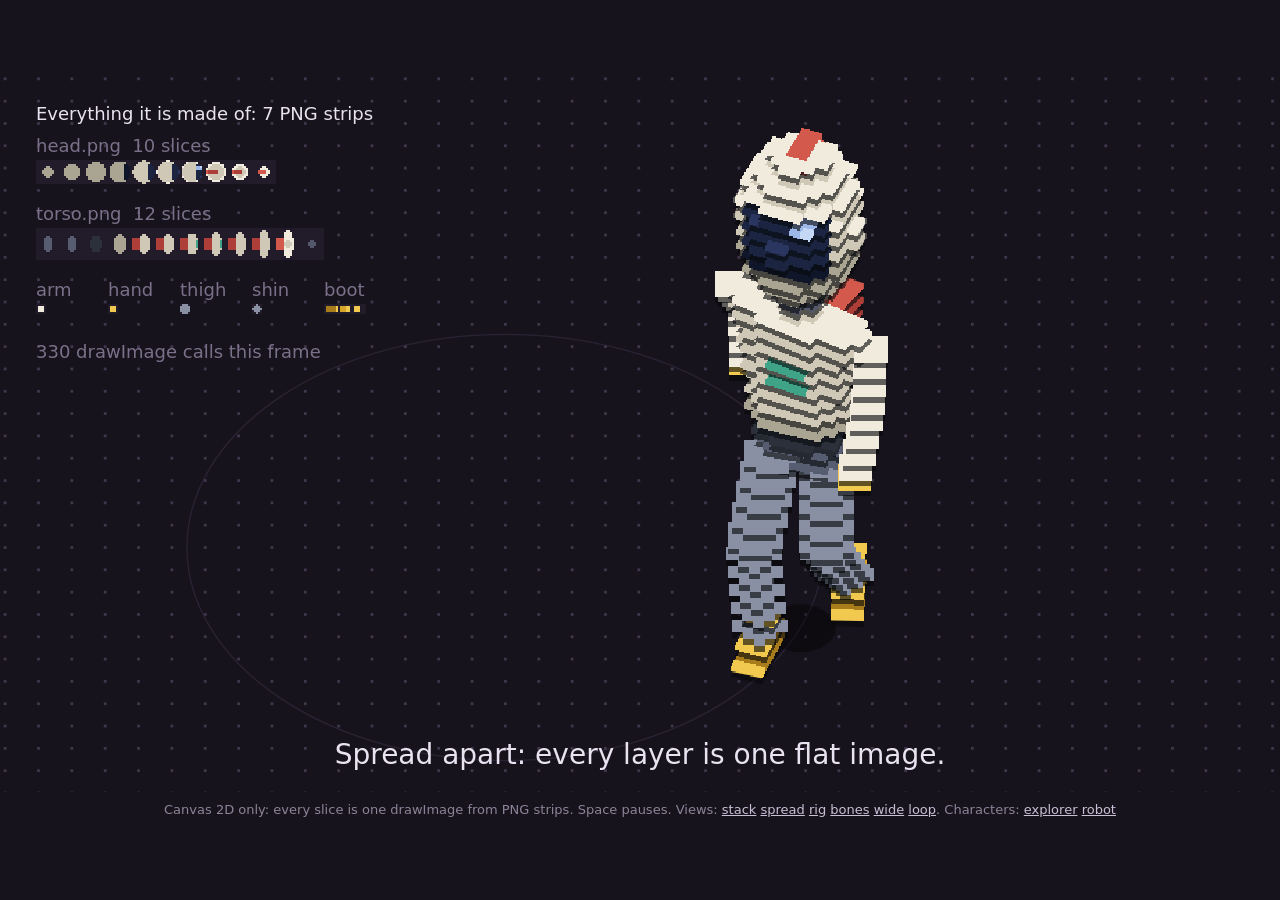
<file: index.html>
<!doctype html>
<html lang="en">
<head>
<meta charset="utf-8">
<meta name="viewport" content="width=device-width, initial-scale=1">
<title>Animated sprite stack</title>
<style>
  html, body { margin: 0; height: 100%; background: #17131c; color: #8d8399; font: 13px/1.5 system-ui, "Segoe UI", Helvetica, Arial, sans-serif; }
  body { display: flex; flex-direction: column; align-items: center; justify-content: center; }
  canvas { display: block; image-rendering: pixelated; }
  p { margin: 8px 16px; text-align: center; }
  a { color: #c9bfd6; }
</style>
</head>
<body>
<canvas id="c" width="640" height="360"></canvas>
<p id="note">Canvas 2D only: every slice is one drawImage from PNG strips. Space pauses.
  Views: <a href="?view=stack">stack</a> <a href="?view=spread">spread</a> <a href="?view=rig">rig</a> <a href="?view=bones">bones</a> <a href="?wide">wide</a> <a href="?">loop</a>.
  Characters: <a href="?">explorer</a> <a href="?char=robot">robot</a></p>
<script src="js/stack.js"></script>
<script src="js/rig.js"></script>
<script>
  // Which character: character.js and art/ in this folder, or with ?char=<name> the ones in examples/<name>/.
  // The scripts are loaded in order: the character, its strip list, then the demo.
  (function () {
    const name = (new URLSearchParams(location.search).get('char') || '').replace(/[^a-z0-9_-]/gi, '');
    const base = window.CHARACTER_BASE = name ? 'examples/' + name + '/' : '';
    const files = [base + 'character.js', base + 'art/parts.js', 'js/demo.js'];
    (function next() {
      if (!files.length) return;
      const s = document.createElement('script'); s.src = files.shift(); s.onload = next;
      s.onerror = function () { document.getElementById('note').textContent = 'Could not load ' + s.src + '. Build the art first: node tools/build-art.js ' + (name ? 'examples/' + name : ''); };
      document.body.appendChild(s);
    })();
  })();
</script>
</body>
</html>
</file>
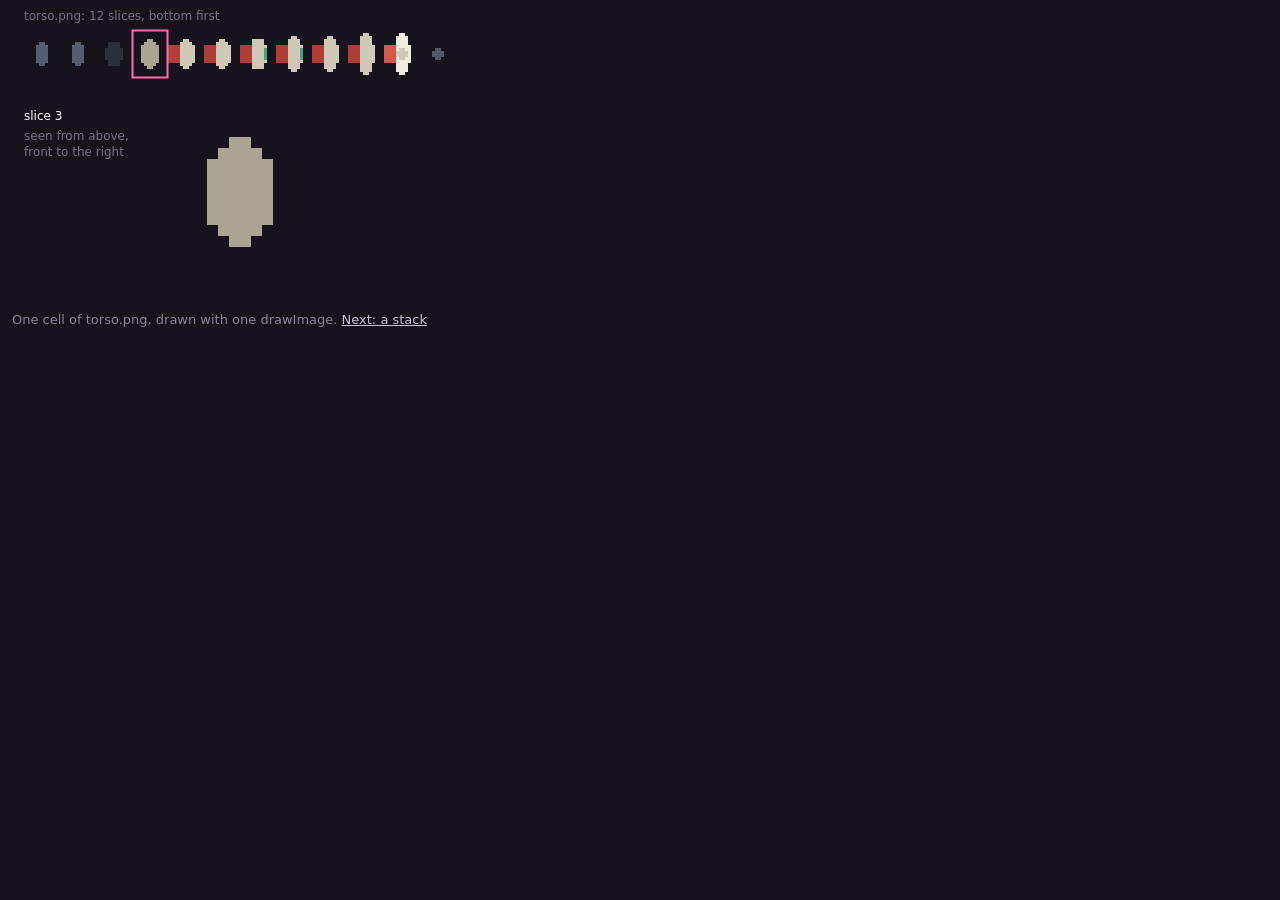
<file: docs/steps/01.html>
<!doctype html>
<html lang="en">
<head>
<meta charset="utf-8">
<title>Step 1: one slice</title>
<link rel="stylesheet" href="step.css">
</head>
<body>
<canvas id="c" width="480" height="300"></canvas>
<p>One cell of torso.png, drawn with one drawImage. <a href="02.html">Next: a stack</a></p>
<script src="step.js"></script>
<script>
// A strip is one PNG: the slices of a part side by side, bottom slice first. Here: the torso, 12 cells of 12x16.
const strip = new Image(); strip.src = '../../art/torso.png';
const CW = 12, CH = 16, N = 12;

Step.run(240, function (ctx, f) {
  const i = Math.floor(f / 20) % N;                                    // which slice to show
  ctx.drawImage(strip, 0, 0, CW * N, CH, 24, 30, CW * N * 3, CH * 3);    // the whole strip, three times its size
  ctx.strokeStyle = Step.PIN; ctx.strokeRect(24.5 + i * CW * 3, 30.5, CW * 3 - 1, CH * 3 - 1);

  // one slice: cut cell i out of the strip and draw it. This call is the whole technique.
  ctx.drawImage(strip, i * CW, 0, CW, CH, 174, 104, CW * 11, CH * 11);

  Step.text('torso.png: 12 slices, bottom first', 24, 20);
  Step.text('slice ' + i + (i === 0 ? ' (the bottom)' : i === N - 1 ? ' (the top)' : ''), 24, 120, Step.INK);
  Step.text('seen from above,', 24, 140); Step.text('front to the right', 24, 156);
}, new Promise(function (ok) { strip.onload = ok; }));
</script>
</body>
</html>
</file>
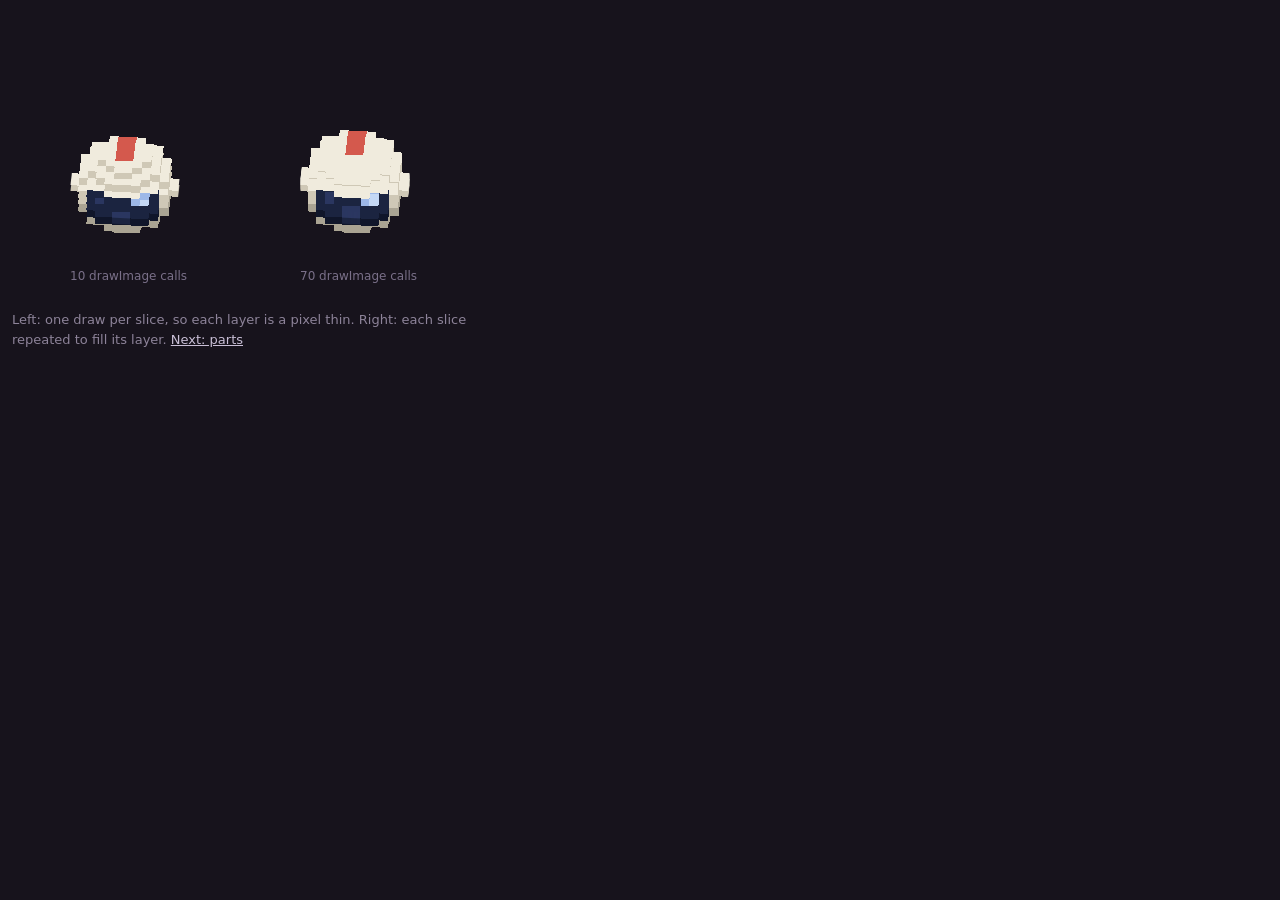
<file: docs/steps/02.html>
<!doctype html>
<html lang="en">
<head>
<meta charset="utf-8">
<title>Step 2: a stack</title>
<link rel="stylesheet" href="step.css">
</head>
<body>
<canvas id="c" width="480" height="300"></canvas>
<p>Left: one draw per slice, so each layer is a pixel thin. Right: each slice repeated to fill its layer. <a href="03.html">Next: parts</a></p>
<script src="step.js"></script>
<script>
const strip = new Image(); strip.src = '../../art/head.png';
const CW = 12, CH = 12, N = 10;
const SCALE = 9;                                   // screen pixels per art pixel
const PITCH = 42 * Math.PI / 180;                  // the camera angle above the ground
const ys = Math.sin(PITCH);                        // how flat the ground looks
const zk = SCALE * Math.cos(PITCH);                // screen rows per layer of height

function drawStack(ctx, cx, cy, angle, fill) {
  for (let i = 0; i < N; i++) {                    // bottom slice first: later slices cover earlier ones
    const rows = fill ? Math.ceil(zk) : 1;         // a layer is zk rows tall; a slice is flat, so repeat it
    for (let k = 0; k < rows; k++) {
      ctx.setTransform(1, 0, 0, 1, cx, cy - Math.round(i * zk) - k);   // each layer a little further up the screen
      ctx.scale(1, ys);                            // the squash
      ctx.rotate(angle);                           // the facing
      ctx.drawImage(strip, i * CW, 0, CW, CH, -CW * SCALE / 2, -CH * SCALE / 2, CW * SCALE, CH * SCALE);
    }
  }
  ctx.setTransform(1, 0, 0, 1, 0, 0);
}

Step.run(240, function (ctx, f) {
  const angle = f / 240 * Step.TAU;
  drawStack(ctx, 125, 215, angle, false);
  drawStack(ctx, 355, 215, angle, true);
  Step.text('10 drawImage calls', 70, 280); Step.text(10 * Math.ceil(zk) + ' drawImage calls', 300, 280);
}, new Promise(function (ok) { strip.onload = ok; }));
</script>
</body>
</html>
</file>
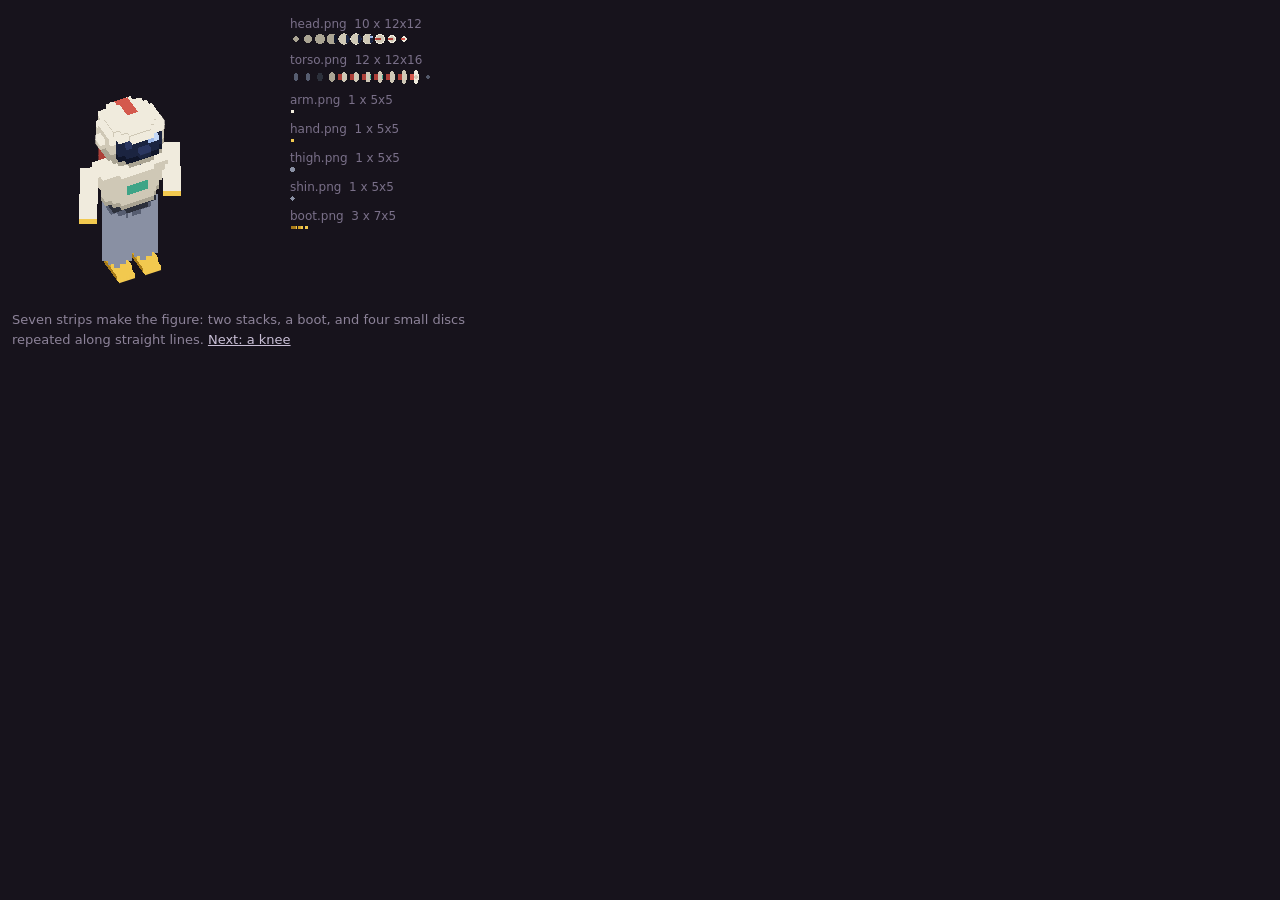
<file: docs/steps/03.html>
<!doctype html>
<html lang="en">
<head>
<meta charset="utf-8">
<title>Step 3: parts</title>
<link rel="stylesheet" href="step.css">
</head>
<body>
<canvas id="c" width="480" height="300"></canvas>
<p>Seven strips make the figure: two stacks, a boot, and four small discs repeated along straight lines. <a href="04.html">Next: a knee</a></p>
<script src="../../art/parts.js"></script>
<script src="../../js/stack.js"></script>
<script src="step.js"></script>
<script>
// From here on the drawing is js/stack.js: the loop of step 2, plus one queue for all parts sorted by height.
const R = SpriteStack.createRenderer(Step.ctx, { scale: 6, pitch: 42 * Math.PI / 180 });
let art = null;

Step.run(360, function (ctx, f) {
  const a = f / 360 * Step.TAU, c = Math.cos(a), s = Math.sin(a);
  const at = function (fwd, side, z) { return [fwd * c - side * s, fwd * s + side * c, z]; };   // a point on the body, turned with it
  R.begin(130, 262);
  for (let i = 0; i < 2; i++) {
    const side = i ? 1 : -1, foot = at(0.5, side * 2.4, 0);
    R.stack(art.boot, foot[0], foot[1], 0, a);
    R.limb(art.shin, at(0, side * 2.4, 1.5), at(0, side * 2.4, 7.4), 5);        // a limb: one disc repeated along a line
    R.limb(art.thigh, at(0, side * 2.4, 7.4), at(0, side * 2.4, 13.2), 5);
    R.limb(art.arm, at(0, side * 7.5, 22.7), at(0, side * 7.8, 14), 8);
    R.limb(art.hand, at(0, side * 7.8, 13.6), at(0, side * 7.8, 13.6), 1);
  }
  R.stack(art.torso, 0, 0, 12.2, a);          // stack, x, y, height of its underside, angle
  R.stack(art.head, 0, 0, 24.2, a);
  R.flush();                                   // sort everything by height and draw it, lowest first

  let y = 28;                                  // the strips themselves
  for (const p of PARTS) { Step.text(p.name + '.png  ' + p.n + ' x ' + p.cw + 'x' + p.ch, 290, y); ctx.drawImage(art[p.name].img, 290, y + 5); y += p.ch + 24; }
}, SpriteStack.load(PARTS, '../../art/').then(function (a) { art = a; }));
</script>
</body>
</html>
</file>
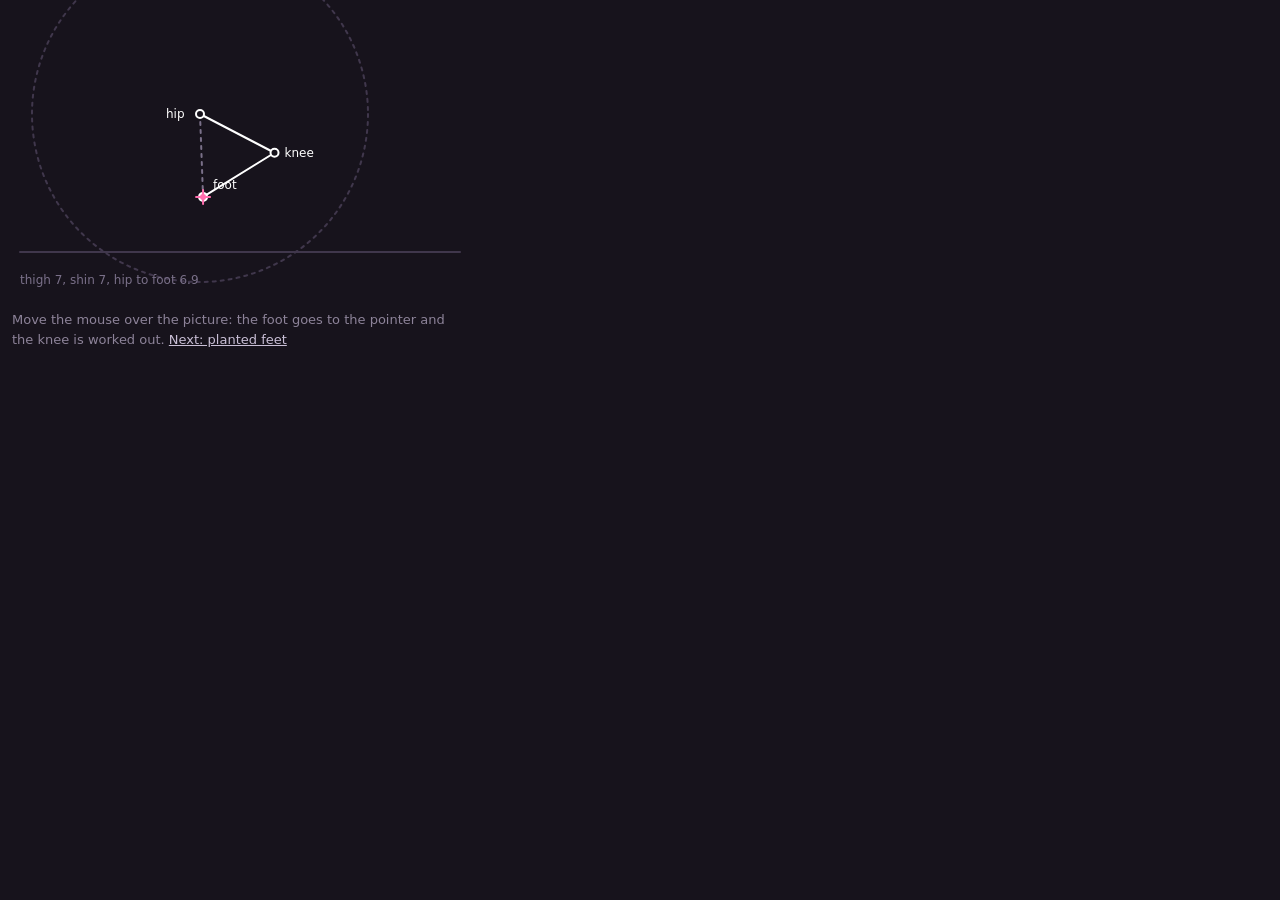
<file: docs/steps/04.html>
<!doctype html>
<html lang="en">
<head>
<meta charset="utf-8">
<title>Step 4: a knee</title>
<link rel="stylesheet" href="step.css">
</head>
<body>
<canvas id="c" width="480" height="300"></canvas>
<p>Move the mouse over the picture: the foot goes to the pointer and the knee is worked out. <a href="05.html">Next: planted feet</a></p>
<script src="ik2d.js"></script>
<script src="step.js"></script>
<script>
// A side view: x is forward, z is up. The hip and the foot are given; solveKnee (ik2d.js) finds the knee.
const THIGH = 7, SHIN = 7, S = 12, GROUND = 252;
const px = function (p) { return [200 + p[0] * S, GROUND - p[1] * S]; };      // a point [x, z] on the canvas

Step.run(240, function (ctx, f) {
  const hip = [0, 11.5], t = f / 240 * Step.TAU;
  const target = Step.mouse.on ? [(Step.mouse.x - 200) / S, (GROUND - Step.mouse.y) / S]     // the pointer...
    : [1 + 9.5 * Math.cos(t), 2.3 + 2.3 * Math.sin(t)];                                        // ...or a path, when it is away

  const knee = solveKnee(hip, target, THIGH, SHIN, [1, 0]);                    // hint [1, 0]: bend forward
  const d = Math.hypot(target[0] - knee[0], target[1] - knee[1]);
  const foot = [knee[0] + (target[0] - knee[0]) / d * SHIN, knee[1] + (target[1] - knee[1]) / d * SHIN];   // (the target itself, unless it is out of reach)

  Step.line([20, GROUND], [460, GROUND], '#40374c');
  ctx.setLineDash([3, 5]); ctx.strokeStyle = '#40374c'; ctx.beginPath(); ctx.arc(px(hip)[0], px(hip)[1], (THIGH + SHIN) * S, 0, Step.TAU); ctx.stroke();   // as far as the leg reaches
  Step.line(px(hip), px(target), Step.DIM); ctx.setLineDash([]);
  Step.line(px(hip), px(knee)); Step.line(px(knee), px(foot));
  Step.dot(px(hip)); Step.dot(px(knee)); Step.dot(px(foot), 4, Step.PIN);
  const q = px(target); Step.line([q[0] - 7, q[1]], [q[0] + 7, q[1]], Step.PIN); Step.line([q[0], q[1] - 7], [q[0], q[1] + 7], Step.PIN);
  Step.text('hip', px(hip)[0] - 34, px(hip)[1] + 4, Step.INK); Step.text('knee', px(knee)[0] + 10, px(knee)[1] + 4, Step.INK); Step.text('foot', px(foot)[0] + 10, px(foot)[1] - 8, Step.INK);
  const len = Math.hypot(target[0] - hip[0], target[1] - hip[1]);
  Step.text('thigh 7, shin 7, hip to foot ' + len.toFixed(1) + (len > THIGH + SHIN ? '  (out of reach: straight leg)' : ''), 20, 284);
});
</script>
</body>
</html>
</file>
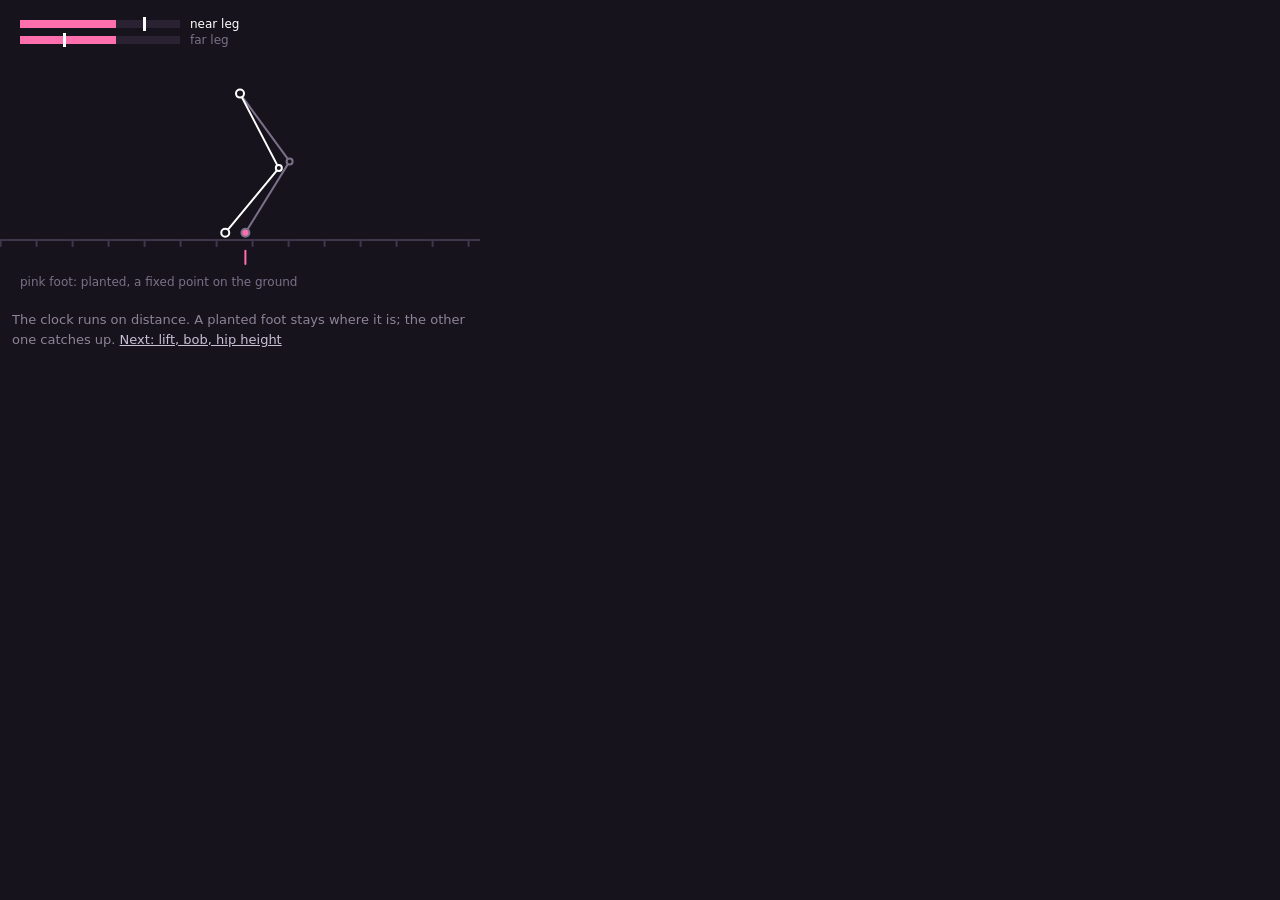
<file: docs/steps/05.html>
<!doctype html>
<html lang="en">
<head>
<meta charset="utf-8">
<title>Step 5: planted feet</title>
<link rel="stylesheet" href="step.css">
</head>
<body>
<canvas id="c" width="480" height="300"></canvas>
<p>The clock runs on distance. A planted foot stays where it is; the other one catches up. <a href="06.html">Next: lift, bob, hip height</a></p>
<script src="ik2d.js"></script>
<script src="step.js"></script>
<script>
const THIGH = 7, SHIN = 7, HIP = 12.2, S = 12, GROUND = 240;
const STRIDE = 18;                      // ground covered by one full cycle: two steps
const DUTY = 0.6;                       // the part of its cycle a foot is planted
const STANCE = DUTY * STRIDE;           // ground the body covers while one foot is down

let body, phase, feet, at = null;
function reset() { body = 0; phase = 0; feet = [{ x: 0, planted: true, from: 0 }, { x: 0, planted: true, from: 0 }]; }
function walk(dist) {
  body += dist;
  phase = (phase + dist / STRIDE) % 1;                       // the step clock: moved by distance, never by time
  for (let i = 0; i < 2; i++) {
    const foot = feet[i], p = (phase + i * 0.5) % 1;         // the two legs are half a cycle apart
    if (p < DUTY) {
      if (!foot.planted) { foot.planted = true; foot.x = body + STANCE / 2 - p * STRIDE; }   // touchdown: half a stance ahead of the hip
      // planted: foot.x is not touched. The body moves over it.
    } else {
      if (foot.planted) { foot.planted = false; foot.from = foot.x; }
      const u = (p - DUTY) / (1 - DUTY);                     // 0 at lift-off, 1 at touchdown
      const land = body + (1 - p) * STRIDE + STANCE / 2;      // where the hip will be at touchdown, plus half a stance
      foot.x = foot.from + (land - foot.from) * Step.ease(u);
    }
  }
}

Step.run(240, function (ctx, f) {
  if (at === null || f < at) { reset(); at = -240; }         // (walk a while before frame 0, so the loop starts mid-stride)
  for (; at < f; at++) walk(STRIDE / 80);                     // 80 frames a cycle
  const px = function (x, z) { return [240 + (x - body) * S, GROUND - z * S]; };   // the picture follows the body

  Step.line([0, GROUND], [480, GROUND], '#40374c');
  for (let m = Math.floor((body - 21) / 3) * 3; m < body + 21; m += 3) Step.line(px(m, 0), px(m, -0.5), '#40374c');   // marks fixed to the ground
  for (let i = 1; i >= 0; i--) {
    const foot = feet[i], hip = [body, HIP], ankle = [foot.x, 0.6], knee = solveKnee(hip, ankle, THIGH, SHIN, [1, 0]), col = i ? Step.DIM : Step.INK;
    Step.line(px(hip[0], hip[1]), px(knee[0], knee[1]), col); Step.line(px(knee[0], knee[1]), px(ankle[0], ankle[1]), col);
    Step.dot(px(knee[0], knee[1]), 3, Step.BG, col); Step.dot(px(ankle[0], ankle[1]), 4, foot.planted ? Step.PIN : Step.BG, col);
    if (foot.planted) Step.line(px(foot.x, -0.9), px(foot.x, -2), Step.PIN);
    const p = (phase + i * 0.5) % 1;                         // the clock of this leg: the pink part is "planted"
    ctx.fillStyle = '#2a2233'; ctx.fillRect(20, 20 + i * 16, 160, 8); ctx.fillStyle = Step.PIN; ctx.fillRect(20, 20 + i * 16, 160 * DUTY, 8);
    ctx.fillStyle = Step.INK; ctx.fillRect(20 + 160 * p - 1, 17 + i * 16, 3, 14);
    Step.text(i ? 'far leg' : 'near leg', 190, 28 + i * 16, col);
  }
  Step.dot(px(body, HIP), 4);
  Step.text('pink foot: planted, a fixed point on the ground', 20, 286);
});
</script>
</body>
</html>
</file>
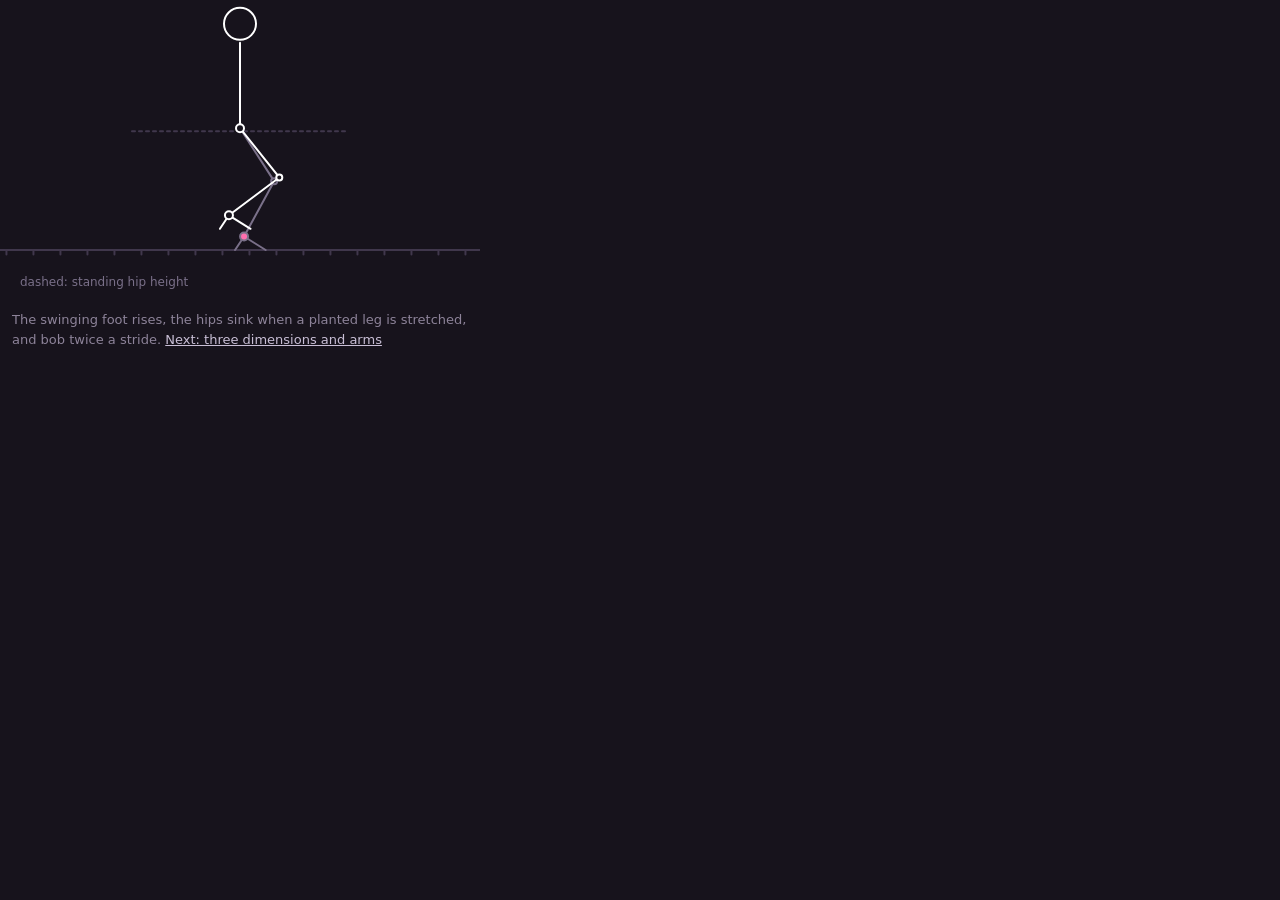
<file: docs/steps/06.html>
<!doctype html>
<html lang="en">
<head>
<meta charset="utf-8">
<title>Step 6: lift, bob, hip height</title>
<link rel="stylesheet" href="step.css">
</head>
<body>
<canvas id="c" width="480" height="300"></canvas>
<p>The swinging foot rises, the hips sink when a planted leg is stretched, and bob twice a stride. <a href="07.html">Next: three dimensions and arms</a></p>
<script src="ik2d.js"></script>
<script src="step.js"></script>
<script>
const THIGH = 7, SHIN = 7, ANKLE = 1.5, STAND = 13.2, S = 9, GROUND = 250;
const STRIDE = 18, DUTY = 0.6, STANCE = DUTY * STRIDE;
const LIFT = 2.4;                       // how high a swinging foot rises
const BOB = 0.35;                       // hips rise and fall, twice a cycle

let body, phase, feet, hipZ, at = null;
function reset() { body = 0; phase = 0; hipZ = STAND; feet = [{ x: 0, z: 0, planted: true, from: 0 }, { x: 0, z: 0, planted: true, from: 0 }]; }
function walk(dist) {
  body += dist; phase = (phase + dist / STRIDE) % 1;
  let far = 0;                                               // how far the furthest planted foot is from under the hip
  for (let i = 0; i < 2; i++) {
    const foot = feet[i], p = (phase + i * 0.5) % 1;
    if (p < DUTY) {
      if (!foot.planted) { foot.planted = true; foot.x = body + STANCE / 2 - p * STRIDE; }
      foot.z = 0; far = Math.max(far, Math.abs(foot.x - body));
    } else {
      if (foot.planted) { foot.planted = false; foot.from = foot.x; }
      const u = (p - DUTY) / (1 - DUTY), land = body + (1 - p) * STRIDE + STANCE / 2;
      foot.x = foot.from + (land - foot.from) * Step.ease(u);
      foot.z = LIFT * Math.sin(Math.PI * u);                 // new: the swing is an arc
    }
  }
  // new: hip height is solved, not animated. As high as standing allows, but a planted foot must stay in reach.
  const reach = THIGH + SHIN - 0.3, most = ANKLE + Math.sqrt(Math.max(1, reach * reach - far * far));
  hipZ += (Math.min(STAND, most) - hipZ) * 0.23; if (hipZ > most) hipZ = most;
}

Step.run(240, function (ctx, f) {
  if (at === null || f < at) { reset(); at = -240; }
  for (; at < f; at++) walk(STRIDE / 80);
  const px = function (x, z) { return [240 + (x - body) * S, GROUND - z * S]; };
  const pelvis = [body, hipZ - BOB * Math.cos(2 * Step.TAU * phase)];          // new: bob

  Step.line([0, GROUND], [480, GROUND], '#40374c');
  for (let m = Math.floor((body - 30) / 3) * 3; m < body + 30; m += 3) Step.line(px(m, 0), px(m, -0.5), '#40374c');
  ctx.setLineDash([3, 4]); Step.line(px(body - 12, STAND), px(body + 12, STAND), '#40374c'); ctx.setLineDash([]);   // standing hip height, for comparison
  for (let i = 1; i >= 0; i--) {
    const foot = feet[i], ankle = [foot.x, foot.z + ANKLE], knee = solveKnee(pelvis, ankle, THIGH, SHIN, [1, 0]), col = i ? Step.DIM : Step.INK;
    Step.line(px(pelvis[0], pelvis[1]), px(knee[0], knee[1]), col); Step.line(px(knee[0], knee[1]), px(ankle[0], ankle[1]), col);
    Step.line(px(ankle[0], ankle[1]), px(foot.x + 2.4, foot.z), col); Step.line(px(ankle[0], ankle[1]), px(foot.x - 1, foot.z), col);   // a foot, for show
    Step.dot(px(knee[0], knee[1]), 3, Step.BG, col); Step.dot(px(ankle[0], ankle[1]), 4, foot.planted ? Step.PIN : Step.BG, col);
  }
  Step.line(px(pelvis[0], pelvis[1]), px(body, pelvis[1] + 9.5)); Step.dot(px(body, pelvis[1] + 11.6), 16); Step.dot(px(pelvis[0], pelvis[1]), 4);
  Step.text('dashed: standing hip height', 20, 286);
});
</script>
</body>
</html>
</file>
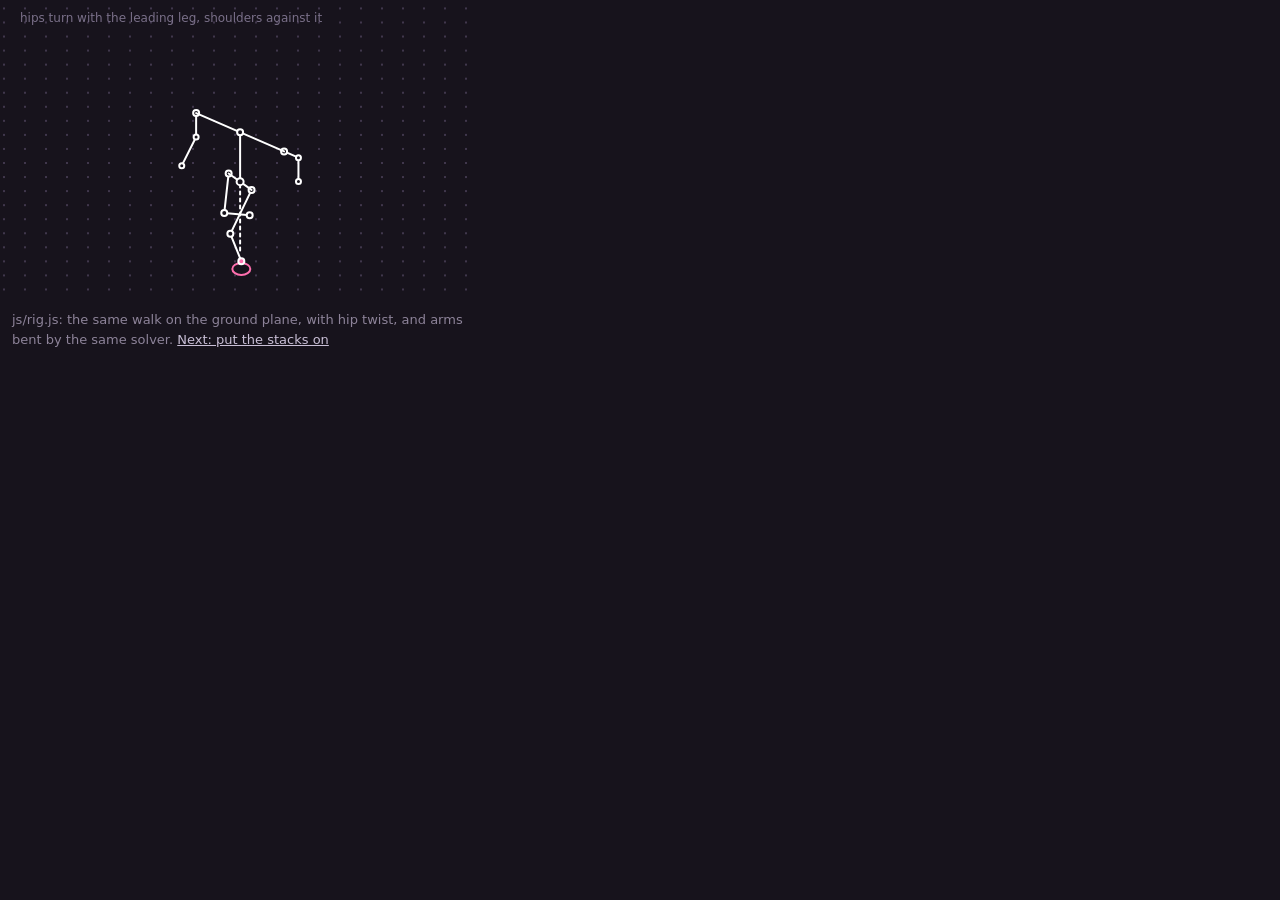
<file: docs/steps/07.html>
<!doctype html>
<html lang="en">
<head>
<meta charset="utf-8">
<title>Step 7: three dimensions and arms</title>
<link rel="stylesheet" href="step.css">
</head>
<body>
<canvas id="c" width="480" height="300"></canvas>
<p>js/rig.js: the same walk on the ground plane, with hip twist, and arms bent by the same solver. <a href="08.html">Next: put the stacks on</a></p>
<script src="../../character.js"></script>
<script src="../../js/stack.js"></script>
<script src="../../js/rig.js"></script>
<script src="bones.js"></script>
<script src="step.js"></script>
<script>
const SCALE = 7;
const C = CHARACTER;                                         // character.js: the rig numbers and the draw function
const R = SpriteStack.createRenderer(Step.ctx, { scale: SCALE, pitch: 42 * Math.PI / 180 });
const LAP = 540, STRIDES = 10;                               // one lap of the circle: 540 frames, exactly 10 strides
const RADIUS = STRIDES * C.rig.stride / (LAP * 2 * Math.sin(Math.PI / LAP));   // so that the 540 chords of the lap add up to 10 strides
const where = function (f) { const a = f * Step.TAU / LAP; return [RADIUS * Math.cos(a), RADIUS * Math.sin(a), a + Math.PI / 2]; };   // x, y, heading

let walker = null, at = null;
function poseAt(f) {                                         // walk the rig to frame f (three laps first, so the start-up is forgotten)
  if (at === null || f < at) { walker = Rig.createWalker(C.rig); const p = where(-LAP * 3); Rig.place(walker, p[0], p[1], p[2]); at = -LAP * 3; }
  for (; at < f; at++) { const p = where(at + 1); Rig.step(walker, p[0], p[1], p[2], 1 / 60); }
  return Rig.pose(walker);
}

Step.run(LAP, function (ctx, f) {
  const P = poseAt(f);                                       // hips, knees, ankles, shoulders, elbows, hands: all [x, y, z]
  const ox = 240 - Math.round(SCALE * P.x), oy = 250 - Math.round(SCALE * P.y * R.ys);   // the picture follows the ground point under the body
  R.begin(ox, oy);
  drawGround(R, ox, oy);
  drawBones(R.project, P);                                   // bones.js: lines between the joints
  Step.text('hips turn with the leading leg, shoulders against it', 20, 22);
});
</script>
</body>
</html>
</file>
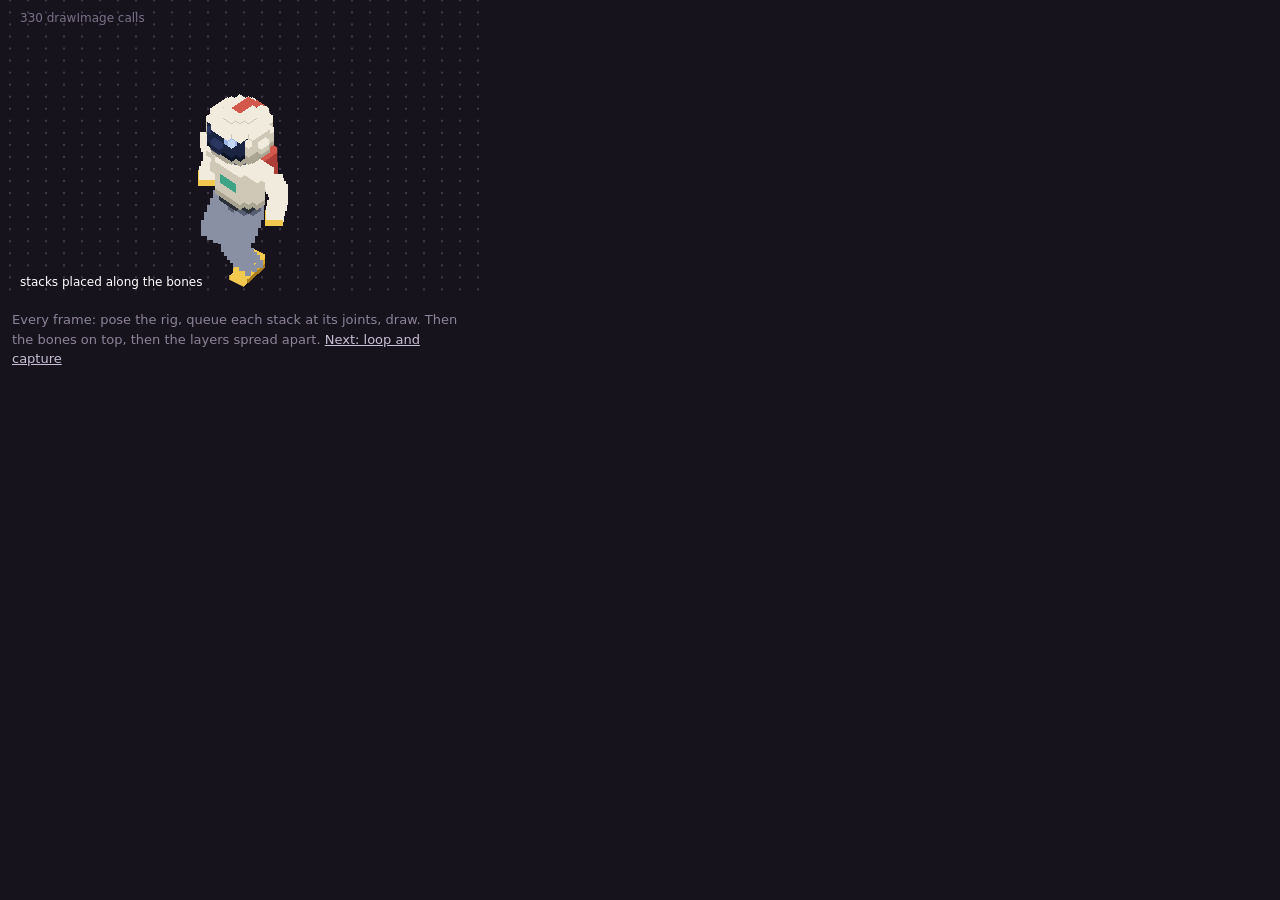
<file: docs/steps/08.html>
<!doctype html>
<html lang="en">
<head>
<meta charset="utf-8">
<title>Step 8: put the stacks on</title>
<link rel="stylesheet" href="step.css">
</head>
<body>
<canvas id="c" width="480" height="300"></canvas>
<p>Every frame: pose the rig, queue each stack at its joints, draw. Then the bones on top, then the layers spread apart. <a href="09.html">Next: loop and capture</a></p>
<script src="../../character.js"></script>
<script src="../../art/parts.js"></script>
<script src="../../js/stack.js"></script>
<script src="../../js/rig.js"></script>
<script src="bones.js"></script>
<script src="step.js"></script>
<script>
const SCALE = 6;
const C = CHARACTER;                                         // character.js: the rig numbers and the draw function
const R = SpriteStack.createRenderer(Step.ctx, { scale: SCALE, pitch: 42 * Math.PI / 180 });
const LAP = 540, STRIDES = 10;                               // one lap of the circle: 540 frames, exactly 10 strides
const RADIUS = STRIDES * C.rig.stride / (LAP * 2 * Math.sin(Math.PI / LAP));   // so that the 540 chords of the lap add up to 10 strides
const where = function (f) { const a = f * Step.TAU / LAP; return [RADIUS * Math.cos(a), RADIUS * Math.sin(a), a + Math.PI / 2]; };   // x, y, heading

let walker = null, at = null;
function poseAt(f) {                                         // walk the rig to frame f (three laps first, so the start-up is forgotten)
  if (at === null || f < at) { walker = Rig.createWalker(C.rig); const p = where(-LAP * 3); Rig.place(walker, p[0], p[1], p[2]); at = -LAP * 3; }
  for (; at < f; at++) { const p = where(at + 1); Rig.step(walker, p[0], p[1], p[2], 1 / 60); }
  return Rig.pose(walker);
}

let art = null;
const ramp = function (u, a, b) { return Step.ease(Math.max(0, Math.min(1, (u - a) / (b - a)))); };

Step.run(LAP, function (ctx, f) {
  const P = poseAt(f), u = f / LAP;
  const bones = ramp(u, 0.3, 0.34) - ramp(u, 0.6, 0.64);                 // second third of the lap: skeleton on top
  const spread = 0.55 * (ramp(u, 0.66, 0.74) - ramp(u, 0.9, 0.98));      // last third: layers spread apart
  const ox = 240 - Math.round(SCALE * P.x), oy = 262 - Math.round(SCALE * P.y * R.ys);
  drawGround(R, ox, oy);

  R.begin(ox, oy, spread);
  C.draw(R, art, P);                                         // character.js: boots on the soles, discs along the bones, torso, head
  R.flush();

  if (bones > 0) { R.begin(ox, oy); drawBones(R.project, P, bones); }
  Step.text(R.calls + ' drawImage calls', 20, 22);
  Step.text(spread > 0.02 ? 'spread: the gaps are for show' : bones > 0.5 ? 'the bones the stacks are hung on' : 'stacks placed along the bones', 20, 286, Step.INK);
}, SpriteStack.load(PARTS, '../../art/').then(function (a) { art = a; }));
</script>
</body>
</html>
</file>
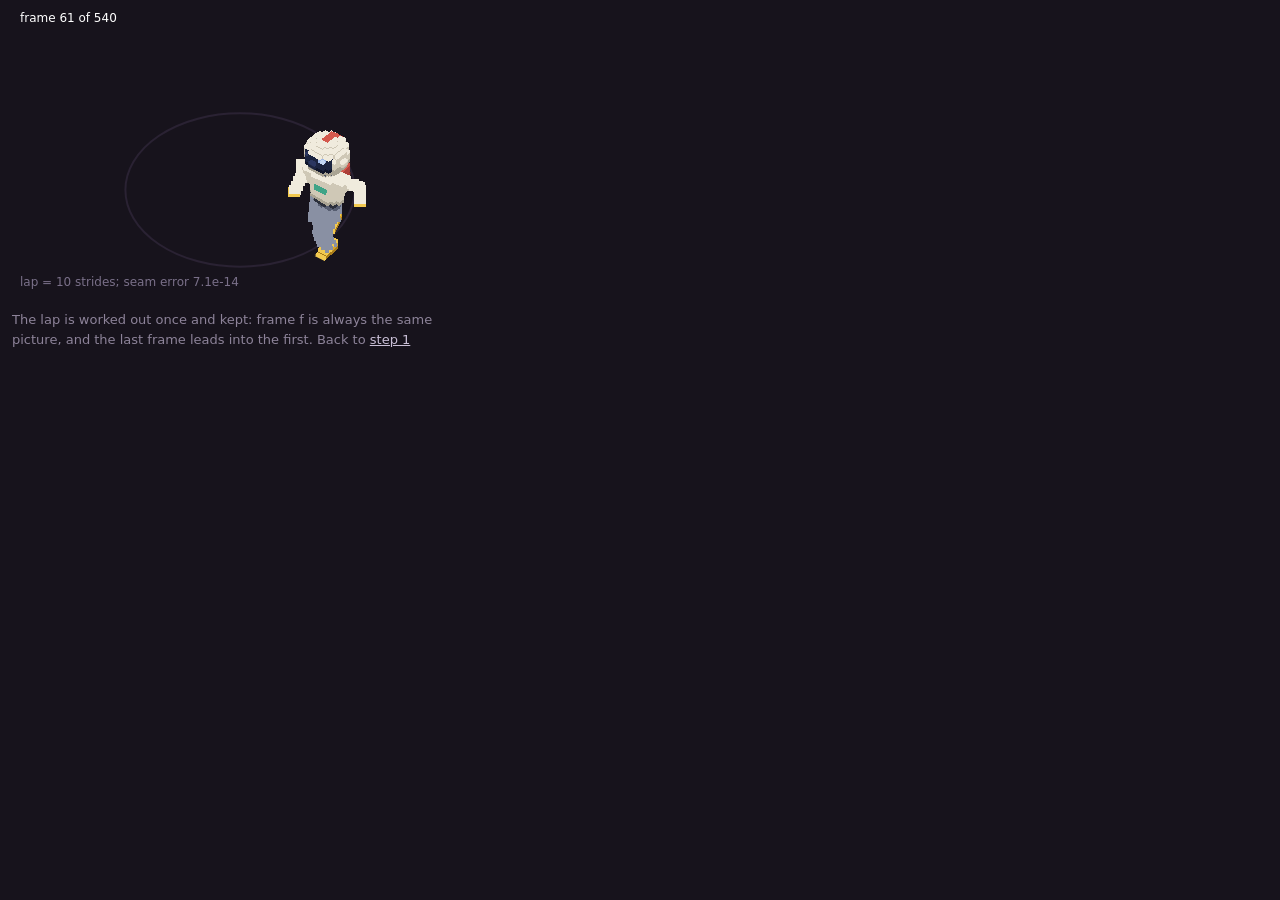
<file: docs/steps/09.html>
<!doctype html>
<html lang="en">
<head>
<meta charset="utf-8">
<title>Step 9: loop and capture</title>
<link rel="stylesheet" href="step.css">
</head>
<body>
<canvas id="c" width="480" height="300"></canvas>
<p>The lap is worked out once and kept: frame f is always the same picture, and the last frame leads into the first. Back to <a href="01.html">step 1</a></p>
<script src="../../character.js"></script>
<script src="../../art/parts.js"></script>
<script src="../../js/stack.js"></script>
<script src="../../js/rig.js"></script>
<script src="step.js"></script>
<script>
const C = CHARACTER, SCALE = 4;
const R = SpriteStack.createRenderer(Step.ctx, { scale: SCALE, pitch: 42 * Math.PI / 180 });
const LAP = 540, STRIDES = 10;
const RADIUS = STRIDES * C.rig.stride / (LAP * 2 * Math.sin(Math.PI / LAP));   // a whole number of strides per lap: no seam
const where = function (f) { const a = f * Step.TAU / LAP; return [RADIUS * Math.cos(a), RADIUS * Math.sin(a), a + Math.PI / 2]; };

// Walk four laps with a fixed step and keep the poses of the last one.
const walker = Rig.createWalker(C.rig), start = where(0), FRAMES = [];
Rig.place(walker, start[0], start[1], start[2]);
for (let f = 1; f <= LAP * 4; f++) { const p = where(f); Rig.step(walker, p[0], p[1], p[2], 1 / 60); if (f >= LAP * 3) FRAMES.push(Rig.pose(walker)); }

// The check: the pose one lap later must be the same pose.
let seam = 0;
for (let i = 0; i < 2; i++) for (let k = 0; k < 3; k++) seam += Math.abs(FRAMES[0].legs[i].knee[k] - FRAMES[LAP].legs[i].knee[k]);

let art = null;
Step.run(LAP, function (ctx, f) {                            // draw(f) reads nothing but f
  const P = FRAMES[f];
  R.begin(240, 190);
  ctx.strokeStyle = '#2a2233'; ctx.beginPath(); ctx.ellipse(240, 190, SCALE * RADIUS, SCALE * RADIUS * R.ys, 0, 0, Step.TAU); ctx.stroke();
  C.draw(R, art, P); R.flush();
  Step.text('frame ' + f + ' of ' + LAP, 20, 22, Step.INK);
  Step.text('lap = ' + STRIDES + ' strides; seam error ' + seam.toExponential(1), 20, 286);
}, SpriteStack.load(PARTS, '../../art/').then(function (a) { art = a; }));
</script>
</body>
</html>
</file>
<file: docs/steps/step.css>
html, body { margin: 0; background: #17131c; color: #8d8399; font: 13px/1.5 system-ui, "Segoe UI", Helvetica, Arial, sans-serif; }
canvas { display: block; width: 480px; height: 300px; image-rendering: pixelated; }
p { margin: 10px 12px; max-width: 456px; }
a { color: #c9bfd6; }
</file>
